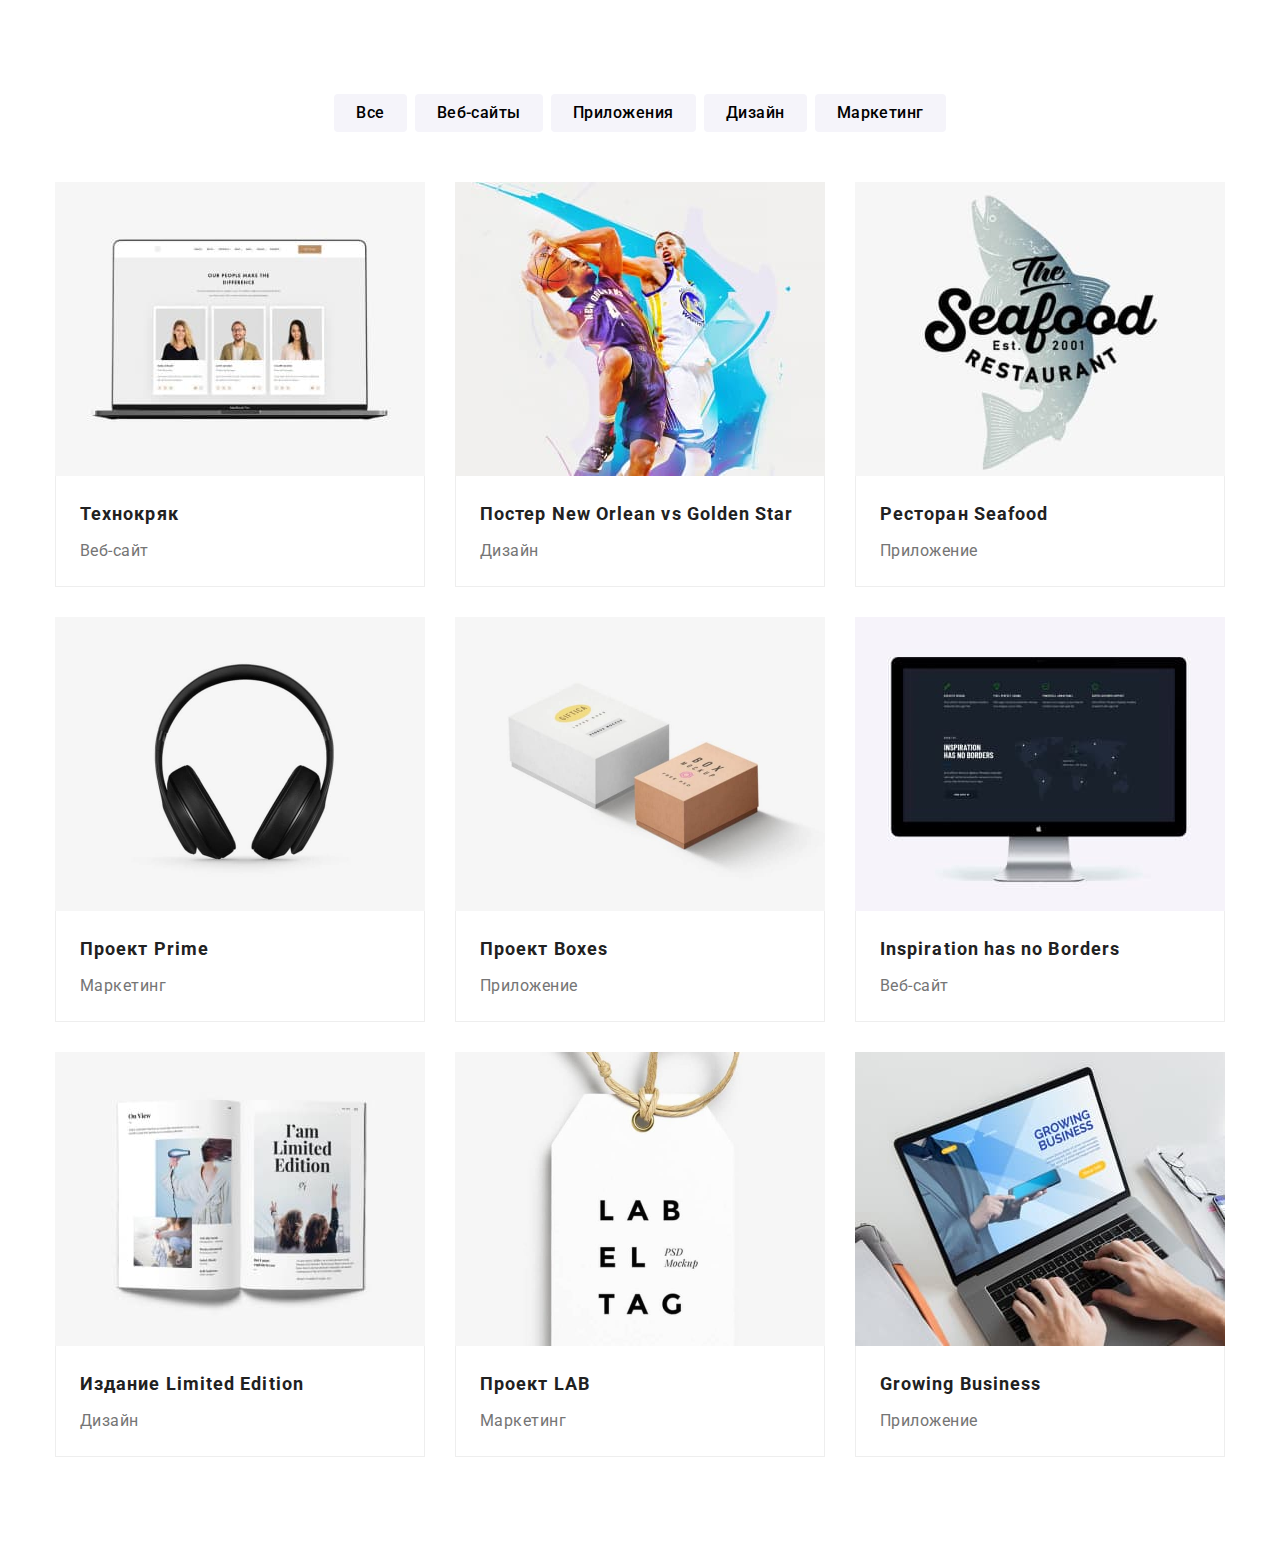
<file: potrfolio.html>
<!DOCTYPE html>
<html lang="ru">
  <head>
    <meta charset="UTF-8" />
    <meta http-equiv="X-UA-Compatible" content="IE=edge" />
    <meta name="viewport" content="width=device-width>, initial-scale=1.0" />
    <link rel="preconnect" href="https://fonts.googleapis.com" />
    <link rel="preconnect" href="https://fonts.gstatic.com" crossorigin />
    <link
      href="https://fonts.googleapis.com/css2?family=Raleway:wght@700&family=Roboto:wght@400;500;700;900&display=swap"
      rel="stylesheet"
    />
    <title>Document</title>
    <link
      rel="stylesheet"
      href="https://cdnjs.cloudflare.com/ajax/libs/modern-normalize/1.1.0/modern-normalize.min.css"
      integrity="sha512-wpPYUAdjBVSE4KJnH1VR1HeZfpl1ub8YT/NKx4PuQ5NmX2tKuGu6U/JRp5y+Y8XG2tV+wKQpNHVUX03MfMFn9Q=="
      crossorigin="anonymous"
      referrerpolicy="no-referrer"
    />
    <link
      rel="stylesheet"
      href="https://cdnjs.cloudflare.com/ajax/libs/animate.css/4.1.1/animate.min.css"
    />
    <link rel="stylesheet" href="./css/main.min.css" />
  </head>
  <body>
  <!--Header-->
<!--     <header class="header">
      <div class="container">
        <a class="logo header__logo" href="./index.html"><span class="logo__web">Web</span>
          <span class="logo__studio">Studio</span></a>
        <nav class="navigation">
          <ul class="header-list">
            <li class="header-list__item">
              <a class="header-list__link header-list__link--active" href="./index.html">Студия</a>
            </li>
            <li class="header-list__item">
              <a class="header-list__link current header-list__link current--active" href="./potrfolio.html">Портфолио</a>
            </li>
            <li class="header-list__item">
              <a class="header-list__link" href="Контакты">Контакты</a>
            </li>
          </ul>
        </nav>
        <ul class="header-list">
          <li class="header-list__item">
            <a class="header-list__mail" href="mailto:info@devstudio.com">
             <svg class="header-list__icon" width="16" height="12">
                <use href="./images/icons/symbol-defs header.svg#icon-envelope">
                </use>
              </svg>
              info@devstudio.com
            </a>
          </li>
          <li class="header-list__item">
            <a class="header-list__tel" href="tel:+380961111111">
              <svg class="header-list__icon" width="10" height="16">
                <use href="./images/icons/symbol-defs header.svg#icon-smartphone">
                </use>
              </svg>
              +38 096 111 11 11
            </a>
          </li>
        </ul>
      </div>
    </header> -->
    <main> 
      <!--Section-->
      <section class="project">
        <div class="container">
          <h1 class="visually-hidden">Фильтры</h1>
          <ul class="section-list">
            <li class="section-list__item">
              <button class="section-list__btn" type="button">Все</button>
            </li>
            <li class="section-list__item">
              <button class="section-list__btn" type="button">Веб-сайты</button>
            </li>
            <li class="section-list__item">
              <button class="section-list__btn" type="button">Приложения</button>
            </li>
            <li class="section-list__item">
              <button class="section-list__btn" type="button">Дизайн</button>
            </li>
            <li class="section-list__item">
              <button class="section-list__btn" type="button">Маркетинг</button>
            </li>
          </ul>
          <h2 class="visually-hidden">Наши работы</h2>
          <ul class="project-list">
            <li class="project-list__item">
              <a href="" class="project-list__link link">
                <div class="description">
                  <picture>
                    <source
                      srcset="./imagesportfolio/технокряк.jpg 1x,
                      ./imagesportfolio/технокряк-desktop-2x.jpg 2x"
                      media="(min-width: 1200px)"
                    />
                    <source
                      srcset="./imagesportfolio/технокряк-tab.jpg 1x,
                      ./imagesportfolio/технокряк-tab-2x.jpg 2x"
                      media="(min-width: 768px)"
                    />
                    <source
                      srcset="./imagesportfolio/технокряк-mob.jpg 1x,
                      ./imagesportfolio/технокряк-mob-2x.jpg 2x"
                      media="(min-width: 320px)"
                    />
                    <img
                    src="./imagesportfolio/технокряк.jpg"
                    alt="Технокряк"
                    class="description__img"/>
                  </picture>
                  <p class="description__text">
                    Ресурс предлагает комплексные предложения с разным уровнем
                    функционала и сервисов. Все это позволит посетителю получить
                    исчерпывающие сведения о компании или частном лице.
                  </p>
                </div>
                <div class="section">
                  <h3 class="section__title">Технокряк</h3>
                  <p class="section__text">Веб-сайт</p>
                </div>
              </a>
            </li>
            <li class="project-list__item">
              <a href="" class="project-list__link link">
                <div class="description">
                  <picture>
                    <source
                      srcset="./imagesportfolio/постер.jpg 1x,
                      ./imagesportfolio/постер-desktop-2x.jpg 2x"
                      media="(min-width: 1200px)"
                    />
                    <source
                      srcset="./imagesportfolio/постер-tab.jpg 1x,
                      ./imagesportfolio/постер-tab-2x.jpg 2x"
                      media="(min-width: 768px)"
                    />
                    <source
                      srcset="./imagesportfolio/постер-mob.jpg 1x,
                      ./imagesportfolio/постер-mob-2x.jpg 2x"
                      media="(min-width: 320px)"
                    />
                    <img
                    src="./imagesportfolio/постер.jpg"
                    alt="Постер New Orlean vs Golden Star"
                    class="description__img"
                  />
                  </picture>
                  <p class="description__text">
                    Ресурс предлагает комплексные предложения с разным уровнем
                    функционала и сервисов. Все это позволит посетителю получить
                    исчерпывающие сведения о компании или частном лице.
                  </p>
                </div>
                <div class="section">
                  <h3 class="section__title">
                    Постер New Orlean vs Golden Star
                  </h3>
                  <p class="section__text">Дизайн</p>
                </div>
              </a>
            </li>
            <li class="project-list__item">
              <a href="" class="project-list__link link">
                <div class="description">
                  <picture>
                    <source
                      srcset="./imagesportfolio/ресторан.jpg 1x,
                      ./imagesportfolio/ресторан-desktop-2x.jpg 2x"
                      media="(min-width: 1200px)"
                    />
                    <source
                      srcset="./imagesportfolio/ресторан-tab.jpg 1x,
                      ./imagesportfolio/ресторан-tab-2x.jpg 2x"
                      media="(min-width: 768px)"
                    />
                    <source
                      srcset="./imagesportfolio/ресторан-mob.jpg 1x,
                      ./imagesportfolio/ресторан-mob-2x.jpg 2x"
                      media="(min-width: 320px)"
                    />
                    <img
                    src="./imagesportfolio/ресторан.jpg"
                    alt="Ресторан Seafood"
                    class="description__img"
                  />
                  </picture>
                  <p class="description__text">
                    Ресурс предлагает комплексные предложения с разным уровнем
                    функционала и сервисов. Все это позволит посетителю получить
                    исчерпывающие сведения о компании или частном лице.
                  </p>
                </div>
                <div class="section">
                  <h3 class="section__title">Ресторан Seafood</h3>
                  <p class="section__text">Приложение</p>
                </div>
              </a>
            </li>
            <li class="project-list__item">
              <a href="" class="project-list__link link">
                <div class="description">
                  <picture>
                    <source
                      srcset="./imagesportfolio/проект прайм.jpg 1x,
                      ./imagesportfolio/проектпрайм-desktop-2x.jpg 2x"
                      media="(min-width: 1200px)"
                    />
                    <source
                      srcset="./imagesportfolio/проектпрайм-tab.jpg 1x,
                      ./imagesportfolio/проектпрайм-tab-2x.jpg 2x"
                      media="(min-width: 768px)"
                    />
                    <source
                      srcset="./imagesportfolio/проектпрайм-mob.jpg 1x,
                      ./imagesportfolio/проектпрайм-mob-2x.jpg 2x"
                      media="(min-width: 320px)"
                    />
                    <img
                    src="./imagesportfolio/проект прайм.jpg"
                    alt="Проект Prime"
                    class="description__img"
                  />
                  </picture>
                  <p class="description__text">
                    Ресурс предлагает комплексные предложения с разным уровнем
                    функционала и сервисов. Все это позволит посетителю получить
                    исчерпывающие сведения о компании или частном лице.
                  </p>
                </div>
                <div class="section">
                  <h3 class="section__title">Проект Prime</h3>
                  <p class="section__text">Маркетинг</p>
                </div>
              </a>
            </li>
            <li class="project-list__item">
              <a href="" class="project-list__link link">
                <div class="description">
                  <picture>
                    <source
                      srcset="./imagesportfolio/проект боксес.jpg 1x,
                      ./imagesportfolio/проектбоксес-desktop-2x.jpg 2x"
                      media="(min-width: 1200px)"
                    />
                    <source
                      srcset="./imagesportfolio/проектбоксес-tab.jpg 1x,
                      ./imagesportfolio/проектбоксес-tab-2x.jpg 2x"
                      media="(min-width: 768px)"
                    />
                    <source
                      srcset="./imagesportfolio/проектбоксес-mob.jpg 1x,
                      ./imagesportfolio/проектбоксес-mob-2x.jpg 2x"
                      media="(min-width: 320px)"
                    />
                    <img
                    src="./imagesportfolio/проект боксес.jpg"
                    alt="Проект Boxes"
                    class="description__img"
                  />
                  </picture>
                  <p class="description__text">
                    Ресурс предлагает комплексные предложения с разным уровнем
                    функционала и сервисов. Все это позволит посетителю получить
                    исчерпывающие сведения о компании или частном лице.
                  </p>
                </div>
                <div class="section">
                  <h3 class="section__title">Проект Boxes</h3>
                  <p class="section__text">Приложение</p>
                </div>
              </a>
            </li>
            <li class="project-list__item">
              <a href="" class="project-list__link link">
                <div class="description">
                  <picture>
                    <source
                      srcset="./imagesportfolio/инспирейшн.jpg 1x,
                      ./imagesportfolio/инспирейшн-desktop-2x.jpg 2x"
                      media="(min-width: 1200px)"
                    />
                    <source
                      srcset="./imagesportfolio/инспирейшн-tab.jpg 1x,
                      ./imagesportfolio/инспирейшн-tab-2x.jpg 2x"
                      media="(min-width: 768px)"
                    />
                    <source
                      srcset="./imagesportfolio/инспирейшн-mob.jpg 1x,
                      ./imagesportfolio/инспирейшн-mob-2x.jpg 2x"
                      media="(min-width: 320px)"
                    />
                    <img
                    src="./imagesportfolio/инспирейшн.jpg"
                    alt="Inspiration has no Borders"
                    class="description__img"
                  />
                  </picture>
                  <p class="description__text">
                    Ресурс предлагает комплексные предложения с разным уровнем
                    функционала и сервисов. Все это позволит посетителю получить
                    исчерпывающие сведения о компании или частном лице.
                  </p>
                </div>
                <div class="section">
                  <h3 class="section__title">Inspiration has no Borders</h3>
                  <p class="section__text">Веб-сайт</p>
                </div>
              </a>
            </li>
            <li class="project-list__item">
              <a href="" class="project-list__link link">
                <div class="description">
                  <picture>
                    <source
                      srcset="./imagesportfolio/издание.jpg 1x,
                      ./imagesportfolio/издание-desktop-2x.jpg 2x"
                      media="(min-width: 1200px)"
                    />
                    <source
                      srcset="./imagesportfolio/издание-tab.jpg 1x,
                      ./imagesportfolio/издание-tab-2x.jpg 2x"
                      media="(min-width: 768px)"
                    />
                    <source
                      srcset="./imagesportfolio/издание-mob.jpg 1x,
                      ./imagesportfolio/издание-mob-2x.jpg 2x"
                      media="(min-width: 320px)"
                    />
                    <img
                    src="./imagesportfolio/издание.jpg"
                    alt="Издание Limited Edition"
                    class="description__img"
                  />
                  </picture>
                  <p class="description__text">
                    Ресурс предлагает комплексные предложения с разным уровнем
                    функционала и сервисов. Все это позволит посетителю получить
                    исчерпывающие сведения о компании или частном лице.
                  </p>
                </div>
                <div class="section">
                  <h3 class="section__title">Издание Limited Edition</h3>
                  <p class="section__text">Дизайн</p>
                </div>
              </a>
            </li>
            <li class="project-list__item">
              <a href="" class="project-list__link link">
                <div class="description">
                  <picture>
                    <source
                      srcset="./imagesportfolio/проект лаб.jpg 1x,
                      ./imagesportfolio/проектлаб-desktop-2x.jpg 2x"
                      media="(min-width: 1200px)"
                    />
                    <source
                      srcset="./imagesportfolio/проектлаб-tab.jpg 1x,
                      ./imagesportfolio/проектлаб-tab-2x.jpg 2x"
                      media="(min-width: 768px)"
                    />
                    <source
                      srcset="./imagesportfolio/проектлаб-mob.jpg 1x,
                      ./imagesportfolio/проектлаб-mob-2x.jpg 2x"
                      media="(min-width: 320px)"
                    />
                    <img
                    src="./imagesportfolio/проект лаб.jpg"
                    alt="Проект LAB"
                    class="description__img"
                  />
                  </picture>
                  <p class="description__text">
                    Ресурс предлагает комплексные предложения с разным уровнем
                    функционала и сервисов. Все это позволит посетителю получить
                    исчерпывающие сведения о компании или частном лице.
                  </p>
                </div>
                <div class="section">
                  <h3 class="section__title">Проект LAB</h3>
                  <p class="section__text">Маркетинг</p>
                </div>
              </a>
            </li>
            <li class="project-list__item">
              <a href="" class="project-list__link link">
                <div class="description">
                  <picture>
                    <source
                      srcset="./imagesportfolio/бизнес.jpg 1x,
                      ./imagesportfolio/бизнес-desktop-2x.jpg 2x"
                      media="(min-width: 1200px)"
                    />
                    <source
                      srcset="./imagesportfolio/бизнес-tab.jpg 1x,
                      ./imagesportfolio/бизнес-tab-2x.jpg 2x"
                      media="(min-width: 768px)"
                    />
                    <source
                      srcset="./imagesportfolio/бизнес-mob.jpg 1x,
                      ./imagesportfolio/бизнес-mob-2x.jpg 2x"
                      media="(min-width: 320px)"
                    />
                    <img
                    src="./imagesportfolio/бизнес.jpg"
                    alt="Growing Business"
                    class="description__img"
                  />
                  </picture>
                  <p class="description__text">
                    Ресурс предлагает комплексные предложения с разным уровнем
                    функционала и сервисов. Все это позволит посетителю получить
                    исчерпывающие сведения о компании или частном лице.
                  </p>
                </div>
                <div class="section">
                  <h3 class="section__title">Growing Business</h3>
                  <p class="section__text">Приложение</p>
                </div>
              </a>
            </li>
          </ul>
        </div>
      </section>
    </main>
    <!--Footer-->
<!--     <footer class="footer">
      <div class="container">
        <div class="footer-address">
          <a class="logo footer-address__logo" href="./index.html">
            <span class="logo__web">Web</span>
            <span class="logo__studio logo__studio--inverse">Studio</span></a>
          <p class="footer-address__text">г. Киев, пр-т Леси Украинки, 26</p>
          <address>
            <ul class="address-list">
              <li class="address-list__item"><a class="address-list__mail">info@example.com</a></li>
              <li class="address-list__item"><a class="address-list__tel">+38 099 111 11 11</a></li>
            </ul>
          </address>
        </div>
        <div class="footer-invite">
          <p class="footer-invite__text">ПРИСОЕДИНЯЙТЕСЬ</p>
          <ul class="footersoc-list list">
            <li class="footersoc-list__item">
              <a href="" class="footersoc-list__link link">
                <svg class="footersoc-list__icon" width="20" height="20">
                  <use href="./images/icons/symbol-defs.svg#icon-instagram"></use>
                </svg>
              </a>
            </li>
            <li class="footersoc-list__item">
              <a href="" class="footersoc-list__link link">
                <svg class="footersoc-list__icon" width="20" height="20">
                  <use href="./images/icons/symbol-defs.svg#icon-twitter"></use>
                </svg>
              </a>
            </li>
            <li class="footersoc-list__item">
              <a href="" class="footersoc-list__link link">
                <svg class="footersoc-list__icon" width="20" height="20">
                  <use href="./images/icons/symbol-defs.svg#icon-facebook"></use>
                </svg>
              </a>
            </li>
            <li class="footersoc-list__item">
              <a href="" class="footersoc-list__link link">
                <svg class="footersoc-list__icon" width="20" height="20">
                  <use href="./images/icons/symbol-defs.svg#icon-linkedin"></use>
                </svg>
              </a>
            </li>
          </ul>
        </div>
        <div class="footer-form">
          <p class="footer-form__text">ПОДПИШИТЕСЬ НА РАССЫЛКУ</p>
          <input type="email" name="email" class="footer-form__input" placeholder="E-mail" required/>
          <button class="footer-form__submit" type="submit">Подписаться</button>
        </div>
      </div>
    </footer> -->
  </body>
</html>
</file>
<file: css/main.min.css>
:root{--header-color: #212121;--first-title-color: #212121;--second-title-color: #2196f3;--first-btn-color: #ffffff;--second-btn-color: #2196f3;--accent-color: #2196f3}*,*::before,*::after{-webkit-box-sizing:border-box;box-sizing:border-box}textarea{resize:none}.visually-hidden{position:absolute;white-space:nowrap;width:1px;height:1px;overflow:hidden;border:0;padding:0;clip:rect(0 0 0 0);-webkit-clip-path:inset(50%);clip-path:inset(50%);margin:-1px}img{display:block;max-width:100%;height:auto;width:100%}body{color:#757575;font-family:Roboto,sans-serif;margin:0 auto}p,h1,h2,h3,h4,h5,h6{margin:0}ul,ol{margin:0;padding-left:0}.header-list,.about-list,.work-list,.clients-list,.footersoc-list,.team-list,.team-soc-list,.address-list,.section-list,.project-list,.section__title,.section__text,.project-list{list-style:none}.header__logo,.header-list__link,.team-soc-link,.clients-link,.footer-address__logo,.header-list__mail,.header-list__tel,.address-mail,.address-tel,.work-link,.section__title,.section__text,.project-list,.project-list__link{text-decoration:none}.container{width:100%;padding-left:15px;padding-right:15px;margin:0 auto}@media screen and (min-width: 480px){.container{width:480px}}@media screen and (min-width: 768px){.container{width:768px}}@media screen and (min-width: 1200px){.container{width:1200px}}.header .container{display:-webkit-box;display:-ms-flexbox;display:flex;-webkit-box-align:center;-ms-flex-align:center;align-items:center}.header{display:block;border-bottom:1px solid #ececec}.header-list{display:-webkit-box;display:-ms-flexbox;display:flex;margin-left:auto;display:flex;-webkit-box-align:baseline;-ms-flex-align:baseline;align-items:baseline;-webkit-box-align:center;-ms-flex-align:center;align-items:center;-webkit-box-pack:center;-ms-flex-pack:center;justify-content:center;cursor:pointer;color:#757575}.header-list__link{display:-webkit-box;display:-ms-flexbox;display:flex;-webkit-box-align:center;-ms-flex-align:center;align-items:center;font-weight:500;font-size:14px;line-height:1.14;letter-spacing:.02em;color:var(--header-color)}.header-list__mail,.header-list__tel{display:-webkit-box;display:-ms-flexbox;display:flex;-webkit-box-align:center;-ms-flex-align:center;align-items:center;font-weight:500;font-size:14px;line-height:1.14;letter-spacing:.02em;color:#757575;-webkit-transition-property:color;transition-property:color;-webkit-transition-duration:250ms;transition-duration:250ms;-webkit-transition-timing-function:cubic-bezier(0.4, 0, 0.2, 1);transition-timing-function:cubic-bezier(0.4, 0, 0.2, 1)}.header-list__tel{margin-left:0 auto}.header-list__icon :hover,.header-list__icon :focus{fill:#2196f3}.header-list__tel+.header-list__mail{display:-webkit-box;display:-ms-flexbox;display:flex;-webkit-box-align:center;-ms-flex-align:center;align-items:center;font-weight:500;font-size:14px;line-height:1.14;color:#757575;-webkit-box-align:baseline;-ms-flex-align:baseline;align-items:baseline;-webkit-box-pack:center;-ms-flex-pack:center;justify-content:center;-webkit-transition-property:color;transition-property:color;-webkit-transition-duration:250ms;transition-duration:250ms;-webkit-transition-timing-function:cubic-bezier(0.4, 0, 0.2, 1);transition-timing-function:cubic-bezier(0.4, 0, 0.2, 1)}.header-list:hover,.header-list:focus{color:#2196f3}.header-list__link.current{position:relative;color:var(--accent-color)}.header-list__link.current--active{color:var(--accent-color)}.header-list__link.current::after{position:absolute;bottom:0;left:0;content:"";display:block;width:100%;height:4px;border-radius:2px;background-color:#2196f3}.header-list__icon{fill:currentColor;margin-right:10px}.header-list__link:hover,.header-list__link:focus{color:var(--accent-color)}.header__logo{font-family:"Raleway";font-weight:700;font-size:26px;line-height:1.19;letter-spacing:.03em;color:#000;margin-right:93px}.header__logo{margin-right:93px}.logo__web{font-family:"Raleway";font-weight:700;font-size:26px;line-height:1.19;letter-spacing:.03em;color:#2196f3}.logo__studio{font-family:"Raleway";font-weight:700;font-size:26px;line-height:1.19;letter-spacing:.03em;color:#000}.header-list .header-list__link{display:block;padding-top:32px;padding-bottom:32px;color:var(--header-color);font-weight:500;font-size:14px;line-height:1.14;letter-spacing:.02em;-webkit-transition-property:color;transition-property:color;-webkit-transition-duration:250ms;transition-duration:250ms;-webkit-transition-timing-function:cubic-bezier(0.4, 0, 0.2, 1);transition-timing-function:cubic-bezier(0.4, 0, 0.2, 1)}.header-list__item:not(:last-child){margin-right:50px}.header-list__item :hover,.header-list__item :focus{color:#2196f3}.hero{content:"";background-color:#2f303a;max-width:100%;max-height:auto;margin:0 auto;background-image:-webkit-gradient(linear, left top, left bottom, from(rgba(47, 48, 58, 0.4)), to(rgba(47, 48, 58, 0.4))),url(../images/hero-mob.jpg);background-image:linear-gradient(rgba(47, 48, 58, 0.4), rgba(47, 48, 58, 0.4)),url(../images/hero-mob.jpg);background-repeat:no-repeat;background-position:center;background-size:cover;padding-top:200px;padding-bottom:200px;max-width:100%;max-height:auto;margin:0 auto}@media(min-device-pixel-ratio: 2),(-webkit-min-device-pixel-ratio: 2),(min-resolution: 192dpi),(min-resolution: 2dppx){.hero{background-image:-webkit-gradient(linear, left top, left bottom, from(rgba(47, 48, 58, 0.4)), to(rgba(47, 48, 58, 0.4))),url(../images/hero-mob-2x.jpg);background-image:linear-gradient(rgba(47, 48, 58, 0.4), rgba(47, 48, 58, 0.4)),url(../images/hero-mob-2x.jpg)}}@media screen and (min-width: 768px){.hero{width:768px;max-width:100%;max-height:auto;margin:0 auto;background-image:-webkit-gradient(linear, left top, left bottom, from(rgba(47, 48, 58, 0.4)), to(rgba(47, 48, 58, 0.4))),url(../images/hero-tablet.jpg);background-image:linear-gradient(rgba(47, 48, 58, 0.4), rgba(47, 48, 58, 0.4)),url(../images/hero-tablet.jpg)}}@media screen and (min-width: 768px)and (min-device-pixel-ratio: 2),screen and (min-width: 768px)and (-webkit-min-device-pixel-ratio: 2),screen and (min-width: 768px)and (min-resolution: 192dpi),screen and (min-width: 768px)and (min-resolution: 2dppx){.hero{background-image:-webkit-gradient(linear, left top, left bottom, from(rgba(47, 48, 58, 0.4)), to(rgba(47, 48, 58, 0.4))),url(../images/hero-tablet-2x.jpg);background-image:linear-gradient(rgba(47, 48, 58, 0.4), rgba(47, 48, 58, 0.4)),url(../images/hero-tablet-2x.jpg)}}@media screen and (min-width: 1200px){.hero{width:1200px;max-width:100%;max-height:auto;margin:0 auto;background-image:-webkit-gradient(linear, left top, left bottom, from(rgba(47, 48, 58, 0.4)), to(rgba(47, 48, 58, 0.4))),url(../images/hero-desktop.jpg);background-image:linear-gradient(rgba(47, 48, 58, 0.4), rgba(47, 48, 58, 0.4)),url(../images/hero-desktop.jpg)}}@media screen and (min-width: 1200px)and (min-device-pixel-ratio: 2),screen and (min-width: 1200px)and (-webkit-min-device-pixel-ratio: 2),screen and (min-width: 1200px)and (min-resolution: 192dpi),screen and (min-width: 1200px)and (min-resolution: 2dppx){.hero{background-image:-webkit-gradient(linear, left top, left bottom, from(rgba(47, 48, 58, 0.4)), to(rgba(47, 48, 58, 0.4))),url(../images/hero-desktop-2x.jpg);background-image:linear-gradient(rgba(47, 48, 58, 0.4), rgba(47, 48, 58, 0.4)),url(../images/hero-desktop-2x.jpg)}}.hero{background-color:#2f303a}.hero__title{margin-left:auto;margin-right:auto;margin-bottom:30px;font-weight:900;font-size:26px;line-height:1.61;letter-spacing:.06em;text-align:center;text-transform:uppercase;color:#fff}@media screen and (min-width: 768px){.hero__title{width:768px;width:360px}}@media screen and (min-width: 1200px){.hero__title{width:1200px;width:696px;font-size:44px;line-height:1.36}}.hero__btn{height:50px;min-width:200px;border-radius:4px;border:0;padding:10px 32px;text-align:center;font-family:inherit;font-weight:700;font-size:16px;line-height:1,88;display:block;letter-spacing:.06em;color:#fff;background-color:#2196f3;margin:0 auto;display:block}.about{padding-top:60px;padding-bottom:60px}@media screen and (min-width: 768px){.about{padding-top:60px;padding-bottom:60px}}@media screen and (min-width: 1200px){.about{padding-top:94px;padding-bottom:94px}}.about-list{margin-bottom:30px}@media screen and (min-width: 768px){.about-list{display:-webkit-box;display:-ms-flexbox;display:flex;-ms-flex-wrap:wrap;flex-wrap:wrap;margin-left:-30px}}.about-list__title{margin-bottom:10px;font-weight:700;font-size:14px;line-height:1.14;letter-spacing:.03em;text-transform:uppercase;color:#212121}.about-list__text{min-width:270px;font-weight:400;font-size:14px;line-height:1.71;letter-spacing:.03em;color:#757575;margin-bottom:30px}.feauture{width:100%;height:120px;margin-bottom:30px;background:#f5f4fa;border-radius:4px;-webkit-box-pack:center;-ms-flex-pack:center;justify-content:center;-webkit-box-align:center;-ms-flex-align:center;align-items:center;margin-right:0 auto;margin-left:0 auto}@media screen and (min-width: 768px){.feauture{display:-webkit-box;display:-ms-flexbox;display:flex;margin-bottom:30px}}.feauture__icon{width:70px;height:70px;-webkit-box-align:center;-ms-flex-align:center;align-items:center}.about-list__item{width:100%;margin-bottom:30 px}@media screen and (min-width: 768px){.about-list__item{width:calc(50% - 30px);margin-left:30px;margin-bottom:0px;-webkit-box-align:center;-ms-flex-align:center;align-items:center;-webkit-box-pack:center;-ms-flex-pack:center;justify-content:center}}@media screen and (min-width: 1200px){.about-list__item{width:calc(25% - 30px)}}.work{display:none}@media screen and (min-width: 1200px){.work{width:1200px;display:-webkit-box;display:-ms-flexbox;display:flex}}.work__title{margin-bottom:50px;font-weight:700;font-size:36px;line-height:1.17;text-align:center;letter-spacing:.03em;color:#212121}@media screen and (min-width: 1200px){.work-list{width:1200px;display:-webkit-box;display:-ms-flexbox;display:flex}}.work-list__item+.work-list__item{margin-left:30px}.work-list__item{width:calc(33.3333333333% - 30px)}.label{position:relative}.label__title{position:absolute;bottom:0;color:#fff;background-color:rgba(47,48,58,.8);width:100%;height:70px;padding:27px;text-align:center;margin-bottom:0}.team{padding-top:60px;padding-bottom:60px}@media screen and (min-width: 768px){.team{padding-top:60px;padding-bottom:60px}}@media screen and (min-width: 1200px){.team{padding-top:94px;padding-bottom:94px}}.team{font-weight:500;font-size:16px;line-height:1.19;text-align:center;letter-spacing:.03em;color:#212121;background:#f5f4fa}.team__title{margin-bottom:30px;font-weight:700;font-size:28px;line-height:1.17;text-align:center;letter-spacing:.03em;color:#212121}@media screen and (min-width: 1200px){.team__title{margin-bottom:50px}}.team .team-list{margin-bottom:-30px}@media screen and (min-width: 768px){.team .team-list{display:-webkit-box;display:-ms-flexbox;display:flex;-ms-flex-wrap:wrap;flex-wrap:wrap;margin-left:-30px}}.team .team-list__img{background:#fff}.team .team-list__item{margin-bottom:30px}@media screen and (min-width: 768px){.team .team-list__item{width:calc(50% - 30px);margin-left:30px}}@media screen and (min-width: 1200px){.team .team-list__item{width:calc(25% - 30px)}}.team .team-list__item{background:#fff;-webkit-box-shadow:0px 1px 3px rgba(0,0,0,.12),0px 1px 1px rgba(0,0,0,.14),0px 2px 1px rgba(0,0,0,.2);box-shadow:0px 1px 3px rgba(0,0,0,.12),0px 1px 1px rgba(0,0,0,.14),0px 2px 1px rgba(0,0,0,.2);border-radius:0px 0px 4px 4px}.team .team-member{padding-top:30px;padding-bottom:30px;background-color:#fff}.team .team-member__name{font-weight:500;font-size:16px;line-height:1.19;text-align:center;letter-spacing:.03em;color:#212121;margin-bottom:10px;background:#fff}.team .team-member__pos{margin-bottom:16px;font-weight:400;font-size:16px;line-height:1.19;text-align:center;letter-spacing:.03em;color:#757575;background:#fff}.team .team-member:last-child{margin-bottom:0}.team .soc-list{display:-webkit-box;display:-ms-flexbox;display:flex;-webkit-box-pack:center;-ms-flex-pack:center;justify-content:center}.team .soc-list__item+.team .soc-list__item{margin-left:10px}.team .soc-list__item{border-radius:50px;display:-webkit-box;display:-ms-flexbox;display:flex;-webkit-box-align:center;-ms-flex-align:center;align-items:center;-webkit-box-pack:center;-ms-flex-pack:center;justify-content:center}.team .soc-list__link{width:44px;height:44px;border-radius:50px;display:-webkit-box;display:-ms-flexbox;display:flex;-webkit-box-align:center;-ms-flex-align:center;align-items:center;-webkit-box-pack:center;-ms-flex-pack:center;justify-content:center;cursor:pointer;fill:#afb1b8;-webkit-transition-property:color,background-color;transition-property:color,background-color;-webkit-transition-duration:250ms;transition-duration:250ms;-webkit-transition-timing-function:cubic-bezier(0.4, 0, 0.2, 1);transition-timing-function:cubic-bezier(0.4, 0, 0.2, 1)}.team .soc-list__icon{width:20px;height:20px;color:#afb1b8}.team .soc-list__link:hover,.team .soc-list__link:focus{background-color:#2196f3;fill:#fff}@media screen and (min-width: 480px){.clients{width:480px;padding-top:60px;padding-bottom:60px}}@media screen and (min-width: 768px){.clients{width:768px;padding-top:60px;padding-bottom:60px}}@media screen and (min-width: 1200px){.clients{width:1200px;padding-top:94px;padding-bottom:94px}}.clients__title{margin-bottom:50px;font-weight:700;font-size:28px;line-height:1.17;text-align:center;letter-spacing:.03em;margin-bottom:30px;color:#212121}@media screen and (min-width: 1200px){.clients__title{width:1200px;margin-bottom:50px;font-weight:700;font-size:36px;line-height:1.16;text-align:center}}.clients-list{-webkit-box-pack:center;-ms-flex-pack:center;justify-content:center;-webkit-box-align:center;-ms-flex-align:center;align-items:center}.clients-list{display:-webkit-box;display:-ms-flexbox;display:flex;-ms-flex-wrap:wrap;flex-wrap:wrap;margin-top:-30px;margin-left:-30px}.clients-list__link{display:-webkit-box;display:-ms-flexbox;display:flex;width:100%;height:92px;border:1px solid #afb1b8;border-radius:4px;-webkit-box-pack:center;-ms-flex-pack:center;justify-content:center;-webkit-box-align:center;-ms-flex-align:center;align-items:center;cursor:pointer;color:#afb1b8;-webkit-transition-property:color,border-color;transition-property:color,border-color;-webkit-transition-duration:250ms;transition-duration:250ms;-webkit-transition-timing-function:cubic-bezier(0.4, 0, 0.2, 1);transition-timing-function:cubic-bezier(0.4, 0, 0.2, 1)}.clients-list__icon{fill:currentColor}.clients-list__link:hover,.clients-list__link:focus{border-color:#2196f3}.clients-list__link:hover{color:#2196f3}.clients-list__link:focus{color:#2196f3}.clients-list__icon:hover,.clients-list__icon:focus{fill:#2196f3}.clients-list__item{width:calc(50% - 30px);margin-left:30px;margin-top:30px}@media screen and (min-width: 768px){.clients-list__item{width:768px;width:calc(33.3333333333% - 30px)}}@media screen and (min-width: 1200px){.clients-list__item{width:1200px;width:calc(16.6666666667% - 30px)}}.footer{padding-top:60px;padding-bottom:60px;text-align:center;background:#2f303a}.footer{display:block;padding:60px 0;background:#2f303a}@media screen and (min-width: 480px){.footer{width:480px}}@media screen and (min-width: 768px){.footer{width:768px}}@media screen and (min-width: 1200px){.footer{width:1200px}}@media screen and (min-width: 480px){.footer-address{width:480px;margin-bottom:60px}}.footer-address__logo{margin-bottom:20px;display:block;font-family:"Raleway";font-style:normal;font-weight:700;font-size:26px;line-height:1.19;letter-spacing:.03em}.footer-address__text{margin-bottom:9px;font-family:"Roboto";font-style:normal;font-weight:400;font-size:14px;line-height:1.71;letter-spacing:.03em;color:#fff}.logo__web{font-family:"Raleway";font-style:normal;font-weight:700;font-size:26px;line-height:1.19;letter-spacing:.03em;color:#2196f3}.logo__studio{font-family:"Raleway";font-style:normal;font-weight:700;font-size:26px;line-height:1.19;letter-spacing:.03em}.logo__studio--inverse{color:#fff}.address-list__mail,.address-list__tel{font-family:"Roboto";font-style:normal;font-weight:400;font-size:14px;line-height:1.71;letter-spacing:.03em;color:rgba(255,255,255,.6)}@media screen and (min-width: 480px){.flex-wrap-footer{width:480px;display:block}}@media screen and (min-width: 768px){.flex-wrap-footer{width:768px;display:-webkit-box;display:-ms-flexbox;display:flex}}@media screen and (min-width: 1200px){.flex-wrap-footer{width:1200px;display:-webkit-box;display:-ms-flexbox;display:flex}}.address-list__item{margin-bottom:9px}.address-list__item:last-child{margin-bottom:60px}.footer-invite{margin-top:60px;margin-bottom:60px}@media screen and (min-width: 480px){.footer-invite{width:480px}}@media screen and (min-width: 768px){.footer-invite{width:768px;display:-webkit-box;display:-ms-flexbox;display:flex}}.footer-invite__text{font-weight:700;font-size:14px;line-height:1.14;letter-spacing:.03em;color:#fff;margin-bottom:20px}@media screen and (min-width: 480px){.footer-invite__text{width:480px;margin-top:60px}}.footer-invite .footersoc-list{display:-webkit-box;display:-ms-flexbox;display:flex;-webkit-box-pack:center;-ms-flex-pack:center;justify-content:center}@media screen and (min-width: 768px){.footer-invite .footersoc-list{width:768px;margin-right:auto}}.footer-invite .footersoc-list__link{width:100%;height:100%;background-color:rgba(255,255,255,.1);border-radius:50%;display:-webkit-box;display:-ms-flexbox;display:flex;-webkit-box-align:center;-ms-flex-align:center;align-items:center;-webkit-box-pack:center;-ms-flex-pack:center;justify-content:center;-webkit-transition-property:background-color;transition-property:background-color;-webkit-transition-duration:250ms;transition-duration:250ms;-webkit-transition-timing-function:cubic-bezier(0.4, 0, 0.2, 1);transition-timing-function:cubic-bezier(0.4, 0, 0.2, 1)}.footer-invite .footersoc-list__icon{fill:#fff}.footer-invite .footersoc-list__link:hover,.footer-invite .footersoc-list__link:focus{background-color:#2196f3}.footersoc-list__item{width:44px;height:44px}.footersoc-list__item+.footersoc-list__item{margin-left:10px}.footer-form{margin-top:60px;display:block}@media screen and (min-width: 480px){.footer-form{width:480px;-webkit-box-align:center;-ms-flex-align:center;align-items:center;margin-left:auto;margin-right:auto}}@media screen and (min-width: 1200px){.footer-form{width:1200px}}.footer-form__text{font-weight:700;font-size:14px;line-height:1.14;letter-spacing:.03em;color:#fff;margin-bottom:20px}@media screen and (min-width: 480px){.footer-form__text{width:480px}}.footer-form__input{margin-bottom:20px;width:100%;height:auto;padding:15px 16px;background:#2f303a;border:1px solid rgba(255,255,255,.3);-webkit-box-sizing:border-box;box-sizing:border-box;-webkit-filter:drop-shadow(0px 4px 4px rgba(0, 0, 0, 0.15));filter:drop-shadow(0px 4px 4px rgba(0, 0, 0, 0.15));border-radius:4px;padding:15px 16px;-webkit-transition-property:border;transition-property:border;-webkit-transition-duration:250ms;transition-duration:250ms;-webkit-transition-timing-function:cubic-bezier(0.4, 0, 0.2, 1);transition-timing-function:cubic-bezier(0.4, 0, 0.2, 1)}@media screen and (min-width: 480px){.footer-form__input{width:480px}}@media screen and (min-width: 1200px){.footer-form__input{width:768px}}.footer-form__input:focus{outline:none;border:1px solid #2196f3}.footer-form__submit{display:-webkit-inline-box;display:-ms-inline-flexbox;display:inline-flex;width:200px;padding:10px;padding-left:29px;background:#2196f3;-webkit-box-shadow:0px 4px 4px rgba(0,0,0,.15);box-shadow:0px 4px 4px rgba(0,0,0,.15);border-radius:4px;border:0;margin-left:12px;font-weight:700;font-size:16px;line-height:1.88;-webkit-box-align:center;-ms-flex-align:center;align-items:center;letter-spacing:.06em;color:#fff;-webkit-transition-property:border;transition-property:border;-webkit-transition-duration:250ms;transition-duration:250ms;-webkit-transition-timing-function:cubic-bezier(0.4, 0, 0.2, 1);transition-timing-function:cubic-bezier(0.4, 0, 0.2, 1)}.footer-form__submit::after{content:"";margin-left:10px;width:24px;height:24px;background-image:url(../images/send.svg);background-repeat:no-repeat;background-size:contain}.footer-form__submit:focus{outline:none;border:1px solid #2196f3}.project{padding-top:94px;padding-bottom:94px}.section-list{display:-webkit-box;display:-ms-flexbox;display:flex;-ms-flex-wrap:wrap;flex-wrap:wrap;margin-bottom:40px;margin-top:-15px;margin-left:-8px}@media screen and (min-width: 768px){.section-list{-webkit-box-pack:center;-ms-flex-pack:center;justify-content:center;margin-bottom:30px}}@media screen and (min-width: 1200px){.section-list{-webkit-box-pack:center;-ms-flex-pack:center;justify-content:center;margin-bottom:50px}}.section-list__item{margin-top:15px;margin-left:8px}.section-list__btn{padding:6px 22px;background:#f5f4fa;border-radius:4px;border:0;font-family:inherit;font-weight:500;font-size:16px;line-height:1.62;text-align:center;letter-spacing:.03em;cursor:pointer;-webkit-transition-property:color,background-color,-webkit-box-shadow;transition-property:color,background-color,-webkit-box-shadow;transition-property:color,background-color,box-shadow;transition-property:color,background-color,box-shadow,-webkit-box-shadow;-webkit-transition-duration:250ms;transition-duration:250ms;-webkit-transition-timing-function:cubic-bezier(0.4, 0, 0.2, 1);transition-timing-function:cubic-bezier(0.4, 0, 0.2, 1)}.section-list__btn:hover,.section-list__btn:focus{-webkit-box-shadow:0px 3px 1px rgba(0,0,0,.1),0px 1px 2px rgba(0,0,0,.08),0px 2px 2px rgba(0,0,0,.12);box-shadow:0px 3px 1px rgba(0,0,0,.1),0px 1px 2px rgba(0,0,0,.08),0px 2px 2px rgba(0,0,0,.12);border-radius:4px;color:var(--first-btn-color);background-color:var(--accent-color)}.project-list{display:-webkit-box;display:-ms-flexbox;display:flex;-ms-flex-wrap:wrap;flex-wrap:wrap}@media screen and (min-width: 768px){.project-list{margin-left:-30px;margin-top:-30px}}.project-list__link{display:block;-webkit-transition-property:-webkit-box-shadow;transition-property:-webkit-box-shadow;transition-property:box-shadow;transition-property:box-shadow, -webkit-box-shadow;-webkit-transition-duration:250ms;transition-duration:250ms;-webkit-transition-timing-function:cubic-bezier(0.4, 0, 0.2, 1);transition-timing-function:cubic-bezier(0.4, 0, 0.2, 1)}.project-list__link:hover,.project-list__link:focus{-webkit-box-shadow:0px 1px 1px rgba(0,0,0,.12),0px 4px 4px rgba(0,0,0,.06),1px 4px 6px rgba(0,0,0,.16);box-shadow:0px 1px 1px rgba(0,0,0,.12),0px 4px 4px rgba(0,0,0,.06),1px 4px 6px rgba(0,0,0,.16)}.description{position:relative;overflow:hidden}.description__text{position:absolute;height:101%;top:0;font-weight:400;font-size:18px;line-height:1.6;letter-spacing:.03em;background-color:rgba(33,150,243,.9);color:#fff;padding:63px 24px;-webkit-transform:translateY(100%);transform:translateY(100%);-webkit-transition-property:-webkit-transform;transition-property:-webkit-transform;transition-property:transform;transition-property:transform, -webkit-transform;-webkit-transition-duration:250ms;transition-duration:250ms;-webkit-transition-timing-function:cubic-bezier(0.4, 0, 0.2, 1);transition-timing-function:cubic-bezier(0.4, 0, 0.2, 1)}.project-list__item:hover .description__text{-webkit-transform:translateY(0);transform:translateY(0)}.project-list__item:focus .description__text{-webkit-transform:translateY(0);transform:translateY(0)}.project-list__item{margin-left:30px;margin-top:30px}.project-list__item{display:-webkit-box;display:-ms-flexbox;display:flex;cursor:pointer;-webkit-transition-property:-webkit-box-shadow;transition-property:-webkit-box-shadow;transition-property:box-shadow;transition-property:box-shadow, -webkit-box-shadow;-webkit-transition-duration:250ms;transition-duration:250ms;-webkit-transition-timing-function:cubic-bezier(0.4, 0, 0.2, 1);transition-timing-function:cubic-bezier(0.4, 0, 0.2, 1)}.project-list__item{width:100%}.project-list__item:not(:last-child){margin-bottom:30px}@media screen and (min-width: 768px){.project-list__item{width:calc(50% - 30px);margin-left:30px;margin-top:30px}.project-list__item:not(:last-child){margin-bottom:0}}@media screen and (min-width: 1200px){.project-list__item{width:calc(33.3333333333% - 30px)}}.section{padding:20px 24px;border:1px solid #eee;-webkit-box-sizing:border-box;box-sizing:border-box;border-top:none}.section__title{margin-bottom:4px;font-weight:700;font-size:18px;line-height:2;letter-spacing:.06em;color:#212121}.section__text{font-weight:400;font-size:16px;line-height:1.88;letter-spacing:.03em;color:#757575}.project-list__item:hover{-webkit-box-shadow:0px 1px 1px rgba(0,0,0,.12),0px 4px 4px rgba(0,0,0,.06),1px 4px 6px rgba(0,0,0,.16);box-shadow:0px 1px 1px rgba(0,0,0,.12),0px 4px 4px rgba(0,0,0,.06),1px 4px 6px rgba(0,0,0,.16)}.project-list__item:focus{-webkit-box-shadow:0px 1px 1px rgba(0,0,0,.12),0px 4px 4px rgba(0,0,0,.06),1px 4px 6px rgba(0,0,0,.16);box-shadow:0px 1px 1px rgba(0,0,0,.12),0px 4px 4px rgba(0,0,0,.06),1px 4px 6px rgba(0,0,0,.16)}.backdrop{position:fixed;top:0;width:100%;height:100%;background:rgba(0,0,0,.2);-webkit-transition:opacity 1000ms,visibility 1000ms;transition:opacity 1000ms,visibility 1000ms}.backdrop.is-hidden .modal{-webkit-transform:rotate(0) scale(0.3);transform:rotate(0) scale(0.3)}.modal{position:absolute;top:50%;left:50%;-webkit-transform:rotate(360deg) translate(-50%, -50%) scale(1);transform:rotate(360deg) translate(-50%, -50%) scale(1);width:95vw;min-height:581px;background:#fff;-webkit-box-shadow:0px 1px 3px rgba(0,0,0,.12),0px 1px 1px rgba(0,0,0,.14),0px 2px 1px rgba(0,0,0,.2);box-shadow:0px 1px 3px rgba(0,0,0,.12),0px 1px 1px rgba(0,0,0,.14),0px 2px 1px rgba(0,0,0,.2);border-radius:4px;-webkit-transition:-webkit-transform 300ms;transition:-webkit-transform 300ms;transition:transform 300ms;transition:transform 300ms, -webkit-transform 300ms;padding:40px}@media screen and (min-width: 480px){.modal{width:450px}}@media screen and (min-width: 768px){.modal{width:450px}}@media screen and (min-width: 1200px){.modal{width:528px}}.modal__title{font-weight:700;font-size:20px;line-height:1.15;text-align:center;letter-spacing:.03em;color:#212121;margin-bottom:12px}.modal__button{position:absolute;display:-webkit-box;display:-ms-flexbox;display:flex;top:10px;right:10px;width:30px;height:30px;border-radius:50%;background:rgba(0,0,0,0);border:1px solid rgba(0,0,0,.1);-webkit-box-sizing:border-box;box-sizing:border-box;-webkit-box-align:center;-ms-flex-align:center;align-items:center;-webkit-box-pack:center;-ms-flex-pack:center;justify-content:center}.modal__icon{fill:#000;cursor:pointer;-webkit-transition-property:fill,background-color;transition-property:fill,background-color;-webkit-transition-duration:250ms;transition-duration:250ms;-webkit-transition-timing-function:cubic-bezier(0.4, 0, 0.2, 1);transition-timing-function:cubic-bezier(0.4, 0, 0.2, 1)}.modal__icon:hover,.modal__icon:focus{fill:#2196f3;background-color:#fff}.is-hidden{opacity:0;pointer-events:none;visibility:hidden}.modal{position:absolute;top:50%;left:50%;-webkit-transform:rotate(360deg) translate(-50%, -50%) scale(1);transform:rotate(360deg) translate(-50%, -50%) scale(1);width:95vw;min-height:581px;background:#fff;-webkit-box-shadow:0px 1px 3px rgba(0,0,0,.12),0px 1px 1px rgba(0,0,0,.14),0px 2px 1px rgba(0,0,0,.2);box-shadow:0px 1px 3px rgba(0,0,0,.12),0px 1px 1px rgba(0,0,0,.14),0px 2px 1px rgba(0,0,0,.2);border-radius:4px;-webkit-transition:-webkit-transform 300ms;transition:-webkit-transform 300ms;transition:transform 300ms;transition:transform 300ms, -webkit-transform 300ms;padding:40px}@media screen and (min-width: 480px){.modal{width:450px}}@media screen and (min-width: 768px){.modal{width:450px}}@media screen and (min-width: 1200px){.modal{width:528px}}.modal__form-field{display:-webkit-box;display:-ms-flexbox;display:flex;-webkit-box-orient:vertical;-webkit-box-direction:normal;-ms-flex-direction:column;flex-direction:column;margin-bottom:10px}.modal__form-field:last-child{margin-bottom:0}.modal__input-wrap{position:relative}.modal__input{width:100%;height:40px;padding:12px 40px;border:1px solid rgba(33,33,33,.2);-webkit-box-sizing:border-box;box-sizing:border-box;border-radius:4px;background-color:rgba(0,0,0,0);outline:none;cursor:pointer;padding-left:40px;-webkit-transition-property:border-color;transition-property:border-color;-webkit-transition-duration:250ms;transition-duration:250ms;-webkit-transition-timing-function:cubic-bezier(0.4, 0, 0.2, 1);transition-timing-function:cubic-bezier(0.4, 0, 0.2, 1)}.modal__input-icon{position:absolute;left:12px;top:50%;-webkit-transform:translateY(-50%);transform:translateY(-50%);-webkit-transition-property:fill;transition-property:fill;-webkit-transition-duration:250ms;transition-duration:250ms;-webkit-transition-timing-function:cubic-bezier(0.4, 0, 0.2, 1);transition-timing-function:cubic-bezier(0.4, 0, 0.2, 1)}.modal__input:focus{border-color:#2196f3}.modal__text{width:100%;height:120px;border:1px solid rgba(33,33,33,.2);-webkit-box-sizing:border-box;box-sizing:border-box;border-radius:4px;padding:12px 16px;-webkit-transition-property:border;transition-property:border;-webkit-transition-duration:250ms;transition-duration:250ms;-webkit-transition-timing-function:cubic-bezier(0.4, 0, 0.2, 1);transition-timing-function:cubic-bezier(0.4, 0, 0.2, 1)}.modal__input-text{font-size:12px;line-height:1.17;letter-spacing:.01em;color:#757575;margin-bottom:4px}.modal__text:focus{outline:none;border:1px solid #2196f3}.modal__text::-webkit-input-placeholder{font-size:12px;line-height:1.17;letter-spacing:.01em;color:rgba(117,117,117,.5)}.modal__text::-moz-placeholder{font-size:12px;line-height:1.17;letter-spacing:.01em;color:rgba(117,117,117,.5)}.modal__text:-ms-input-placeholder{font-size:12px;line-height:1.17;letter-spacing:.01em;color:rgba(117,117,117,.5)}.modal__text::-ms-input-placeholder{font-size:12px;line-height:1.17;letter-spacing:.01em;color:rgba(117,117,117,.5)}.modal__text::placeholder{font-size:12px;line-height:1.17;letter-spacing:.01em;color:rgba(117,117,117,.5)}.modal__input:focus+.modal__input-icon{fill:#2196f3}.modal{position:absolute;top:50%;left:50%;-webkit-transform:rotate(360deg) translate(-50%, -50%) scale(1);transform:rotate(360deg) translate(-50%, -50%) scale(1);width:95vw;min-height:581px;background:#fff;-webkit-box-shadow:0px 1px 3px rgba(0,0,0,.12),0px 1px 1px rgba(0,0,0,.14),0px 2px 1px rgba(0,0,0,.2);box-shadow:0px 1px 3px rgba(0,0,0,.12),0px 1px 1px rgba(0,0,0,.14),0px 2px 1px rgba(0,0,0,.2);border-radius:4px;-webkit-transition:-webkit-transform 300ms;transition:-webkit-transform 300ms;transition:transform 300ms;transition:transform 300ms, -webkit-transform 300ms;padding:40px}@media screen and (min-width: 480px){.modal{width:450px}}@media screen and (min-width: 768px){.modal{width:450px}}@media screen and (min-width: 1200px){.modal{width:528px}}@media screen and (min-width: 480px){.modal__check-text{font-size:12px;line-height:1.16;letter-spacing:.03em;color:#757575;display:-webkit-box;display:-ms-flexbox;display:flex;-webkit-box-align:center;-ms-flex-align:center;align-items:center;margin-bottom:20px;text-align:center}}@media screen and (min-width: 768px){.modal__check-text{font-size:12px;line-height:1.16;letter-spacing:.03em;color:#757575;display:-webkit-box;display:-ms-flexbox;display:flex;-webkit-box-align:center;-ms-flex-align:center;align-items:center;margin-bottom:20px;text-align:center}}@media screen and (min-width: 1200px){.modal__check-text{font-size:14px;line-height:1.71;letter-spacing:.03em;color:#757575;display:-webkit-box;display:-ms-flexbox;display:flex;-webkit-box-align:center;-ms-flex-align:center;align-items:center;margin-bottom:20px;text-align:center}}@media screen and (min-width: 480px){.modal__check-link{display:-webkit-box;display:-ms-flexbox;display:flex;text-align:center;font-weight:400;font-size:12px;line-height:1.16;letter-spacing:.03em;text-decoration:none;color:#2196f3;border-bottom:1px solid #2196f3;-webkit-box-pack:center;-ms-flex-pack:center;justify-content:center}}@media screen and (min-width: 768px){.modal__check-link{display:-webkit-box;display:-ms-flexbox;display:flex;text-align:center;font-weight:400;font-size:12px;line-height:1.16;letter-spacing:.03em;text-decoration:none;color:#2196f3;border-bottom:1px solid #2196f3;-webkit-box-pack:center;-ms-flex-pack:center;justify-content:center}}@media screen and (min-width: 1200px){.modal__check-link{display:-webkit-box;display:-ms-flexbox;display:flex;text-align:center;font-size:14px;line-height:1.71;letter-spacing:.03em;text-decoration:none;color:#2196f3;border-bottom:1px solid #2196f3;-webkit-box-pack:center;-ms-flex-pack:center;justify-content:center}}.modal__check-text::before{content:"";width:16px;height:15px;display:-webkit-box;display:-ms-flexbox;display:flex;border:2px solid #303030;border-radius:2px;margin-right:7px;-webkit-box-align:center;-ms-flex-align:center;align-items:center;text-align:center;-webkit-box-pack:center;-ms-flex-pack:center;justify-content:center}.modal__check:checked+.modal__check-text::before{background-color:#2196f3;background-image:url(../images/check.svg);background-repeat:no-repeat;background-position:center;background-size:contain;-webkit-box-align:center;-ms-flex-align:center;align-items:center;text-align:center;-webkit-box-pack:center;-ms-flex-pack:center;justify-content:center;-webkit-transition-property:border;transition-property:border;-webkit-transition-duration:250ms;transition-duration:250ms;-webkit-transition-timing-function:cubic-bezier(0.4, 0, 0.2, 1);transition-timing-function:cubic-bezier(0.4, 0, 0.2, 1)}.modal__check:focus+.modal__check-text::before{border:2px solid #2196f3}.modal__check:hover+.modal__check-text::before{border:2px solid #2196f3}.modal{position:absolute;top:50%;left:50%;-webkit-transform:rotate(360deg) translate(-50%, -50%) scale(1);transform:rotate(360deg) translate(-50%, -50%) scale(1);width:95vw;min-height:581px;background:#fff;-webkit-box-shadow:0px 1px 3px rgba(0,0,0,.12),0px 1px 1px rgba(0,0,0,.14),0px 2px 1px rgba(0,0,0,.2);box-shadow:0px 1px 3px rgba(0,0,0,.12),0px 1px 1px rgba(0,0,0,.14),0px 2px 1px rgba(0,0,0,.2);border-radius:4px;-webkit-transition:-webkit-transform 300ms;transition:-webkit-transform 300ms;transition:transform 300ms;transition:transform 300ms, -webkit-transform 300ms;padding:40px}@media screen and (min-width: 480px){.modal{width:450px}}@media screen and (min-width: 768px){.modal{width:450px}}@media screen and (min-width: 1200px){.modal{width:528px}}.modal__submit{display:block;height:50px;min-width:200px;padding:10px 55px;text-align:center;font-family:inherit;font-weight:700;font-size:16px;cursor:pointer;border:0;letter-spacing:.06em;color:#fff;background-color:#2196f3;margin:0 auto;border-radius:4px;-webkit-box-shadow:0px 4px 4px rgba(0,0,0,.15);box-shadow:0px 4px 4px rgba(0,0,0,.15);-webkit-transition-property:background-color,-webkit-box-shadow;transition-property:background-color,-webkit-box-shadow;transition-property:background-color,box-shadow;transition-property:background-color,box-shadow,-webkit-box-shadow;-webkit-transition-duration:250ms;transition-duration:250ms;-webkit-transition-timing-function:cubic-bezier(0.4, 0, 0.2, 1);transition-timing-function:cubic-bezier(0.4, 0, 0.2, 1)}.modal__submit:hover,.modal__submit:focus{background-color:#2196f3;-webkit-box-shadow:0px 4px 4px rgba(0,0,0,.15);box-shadow:0px 4px 4px rgba(0,0,0,.15)}/*# sourceMappingURL=main.min.css.map */
</file>
